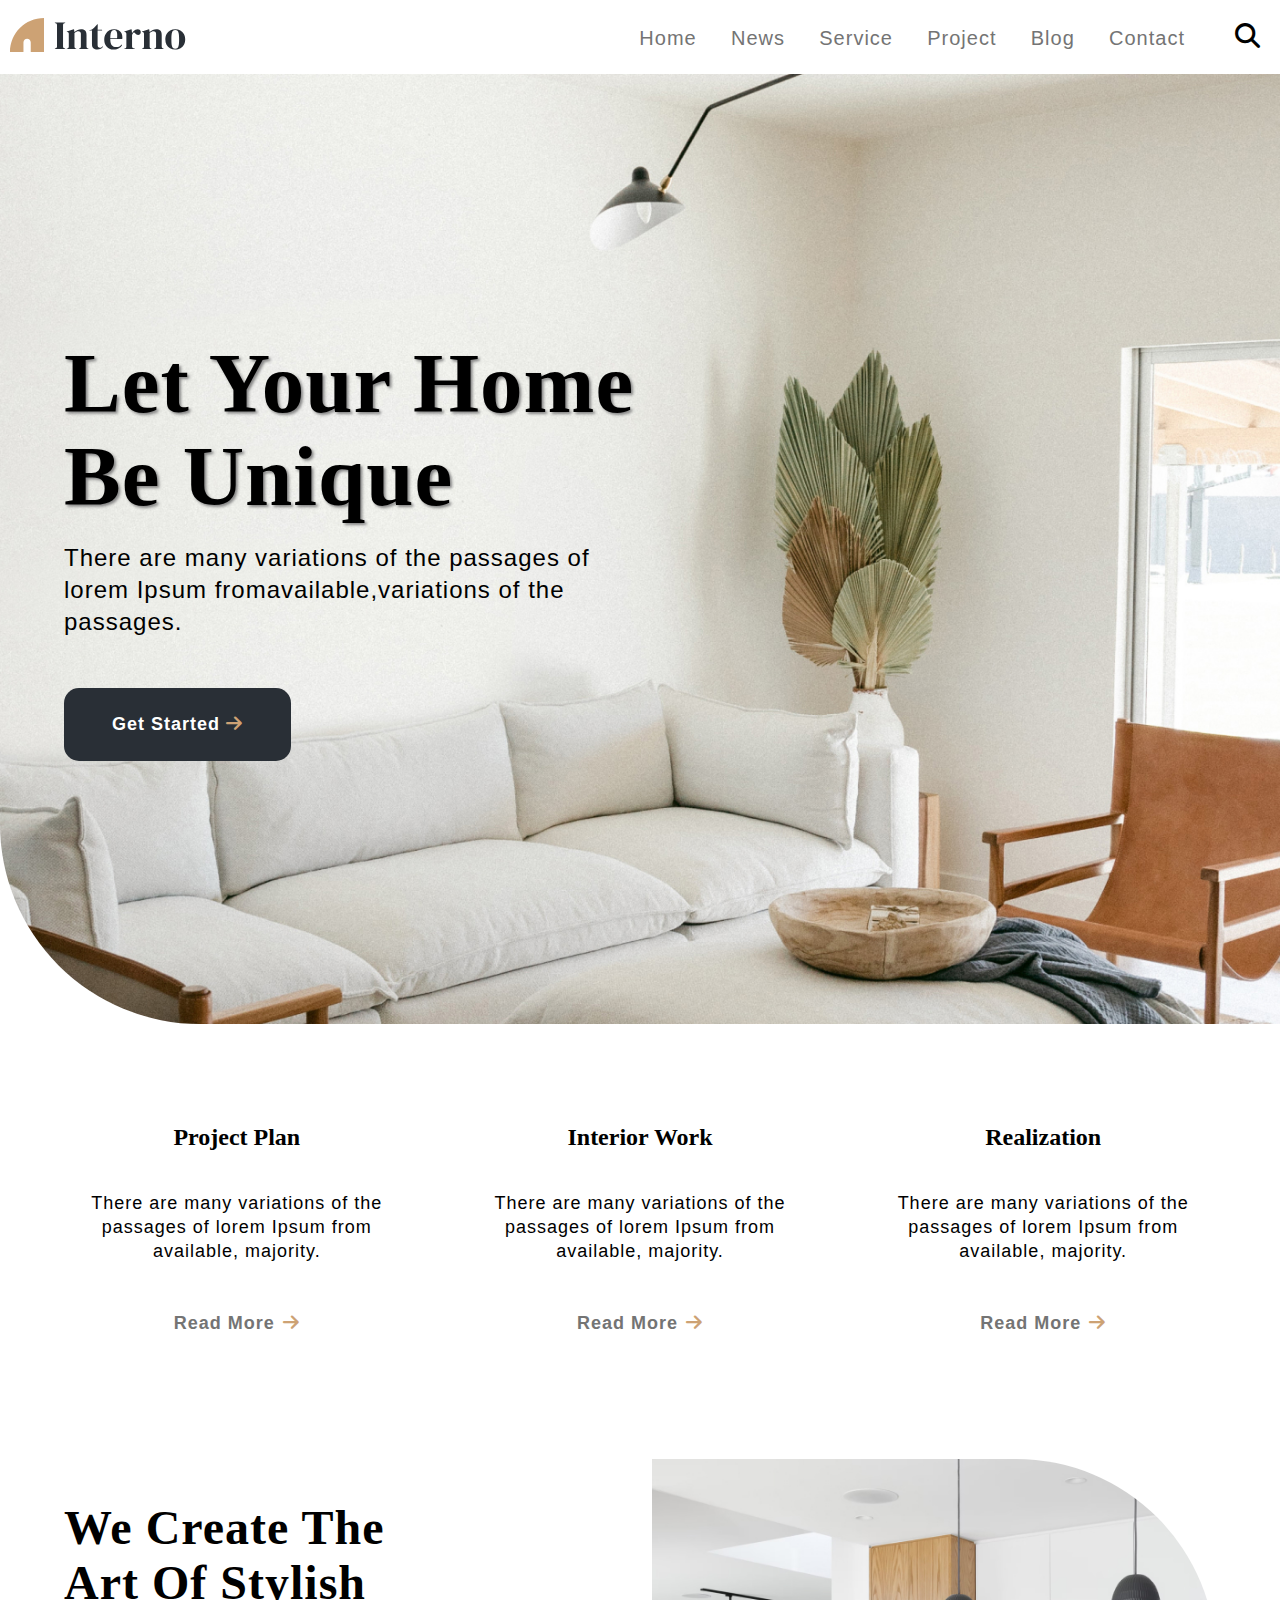
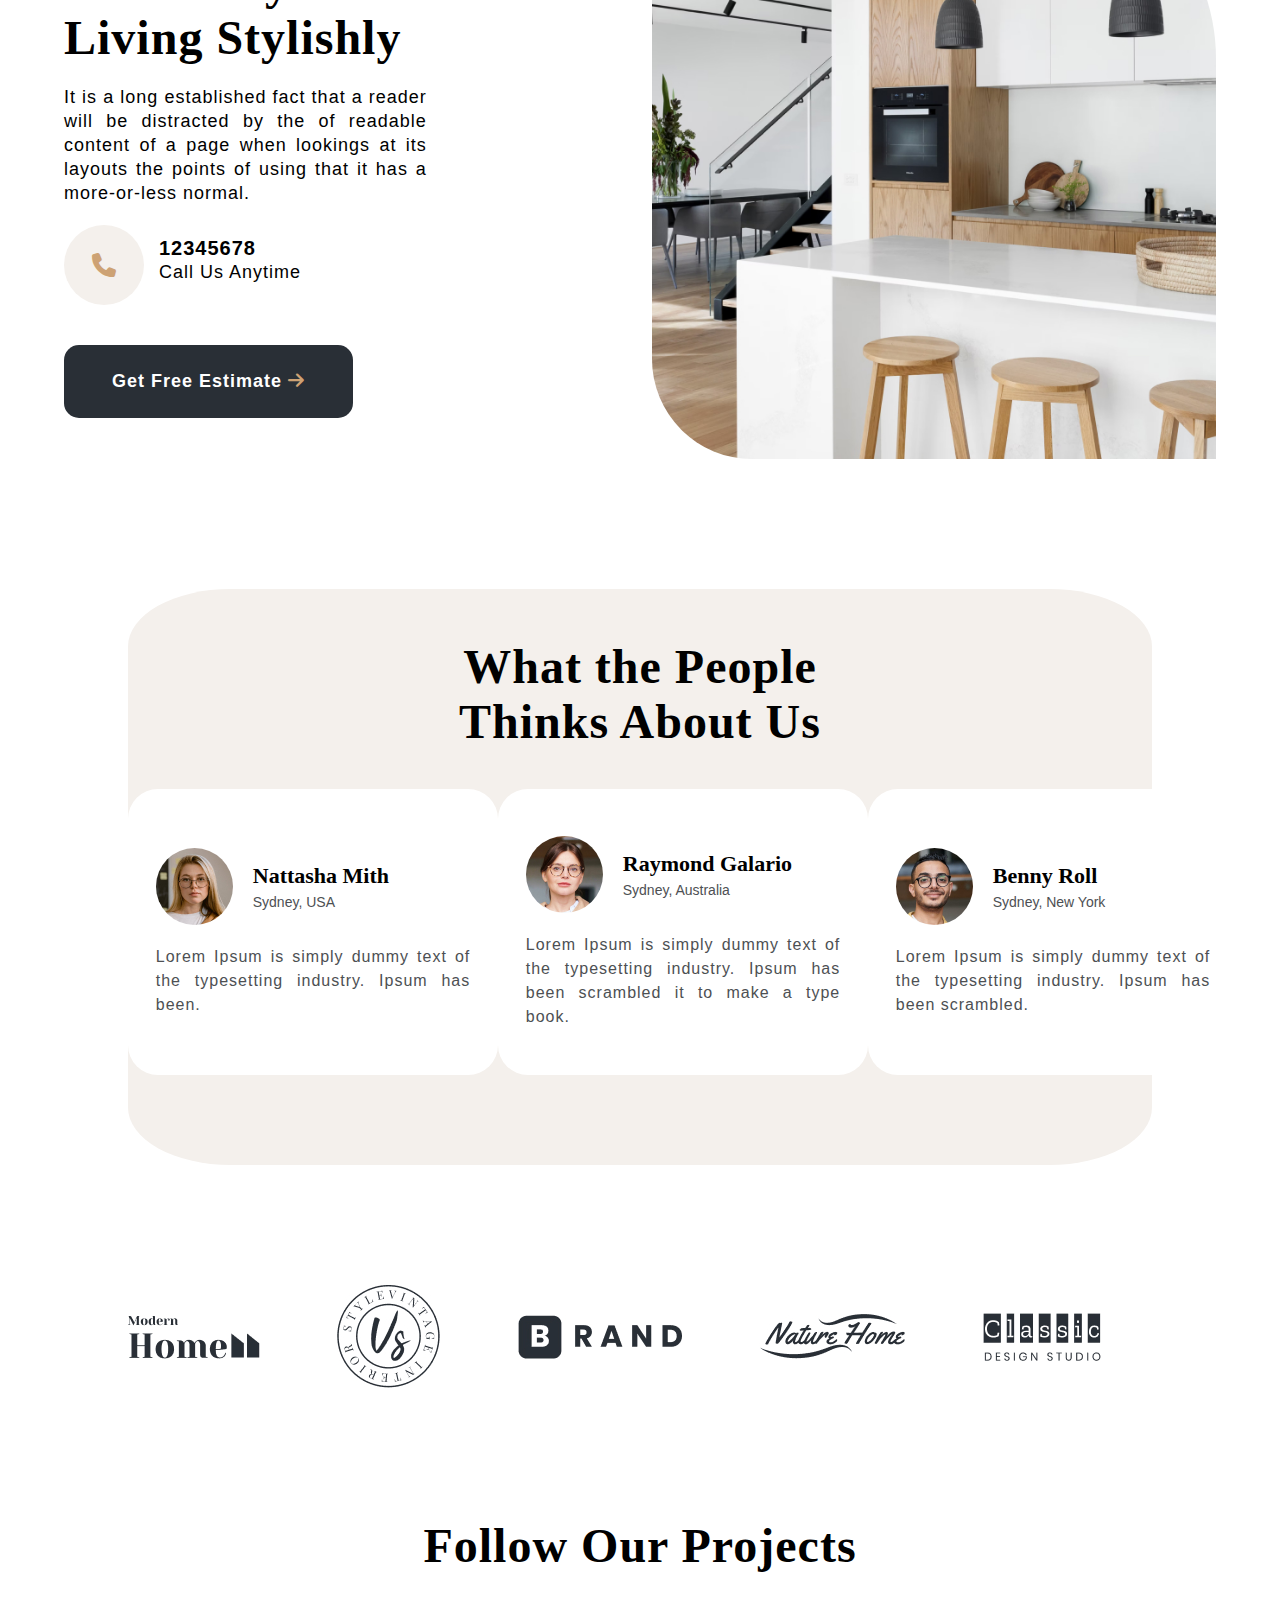
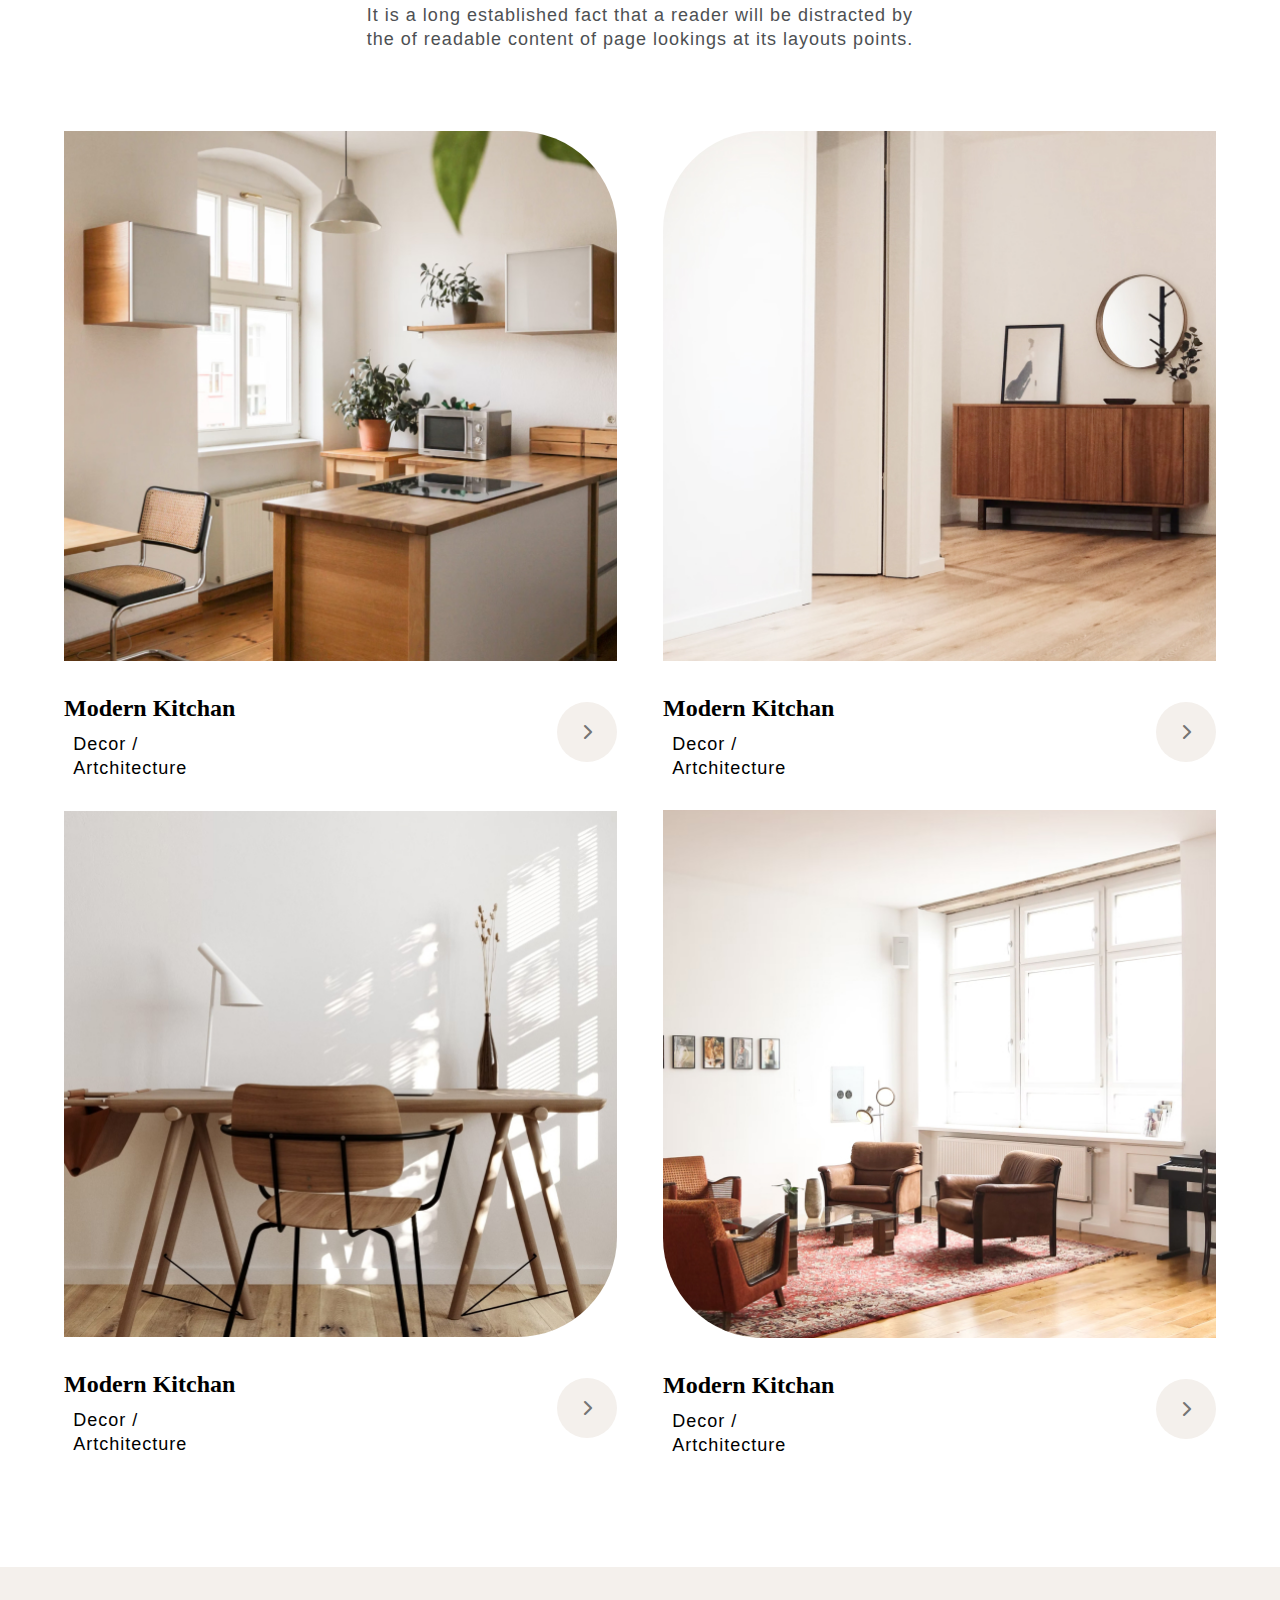
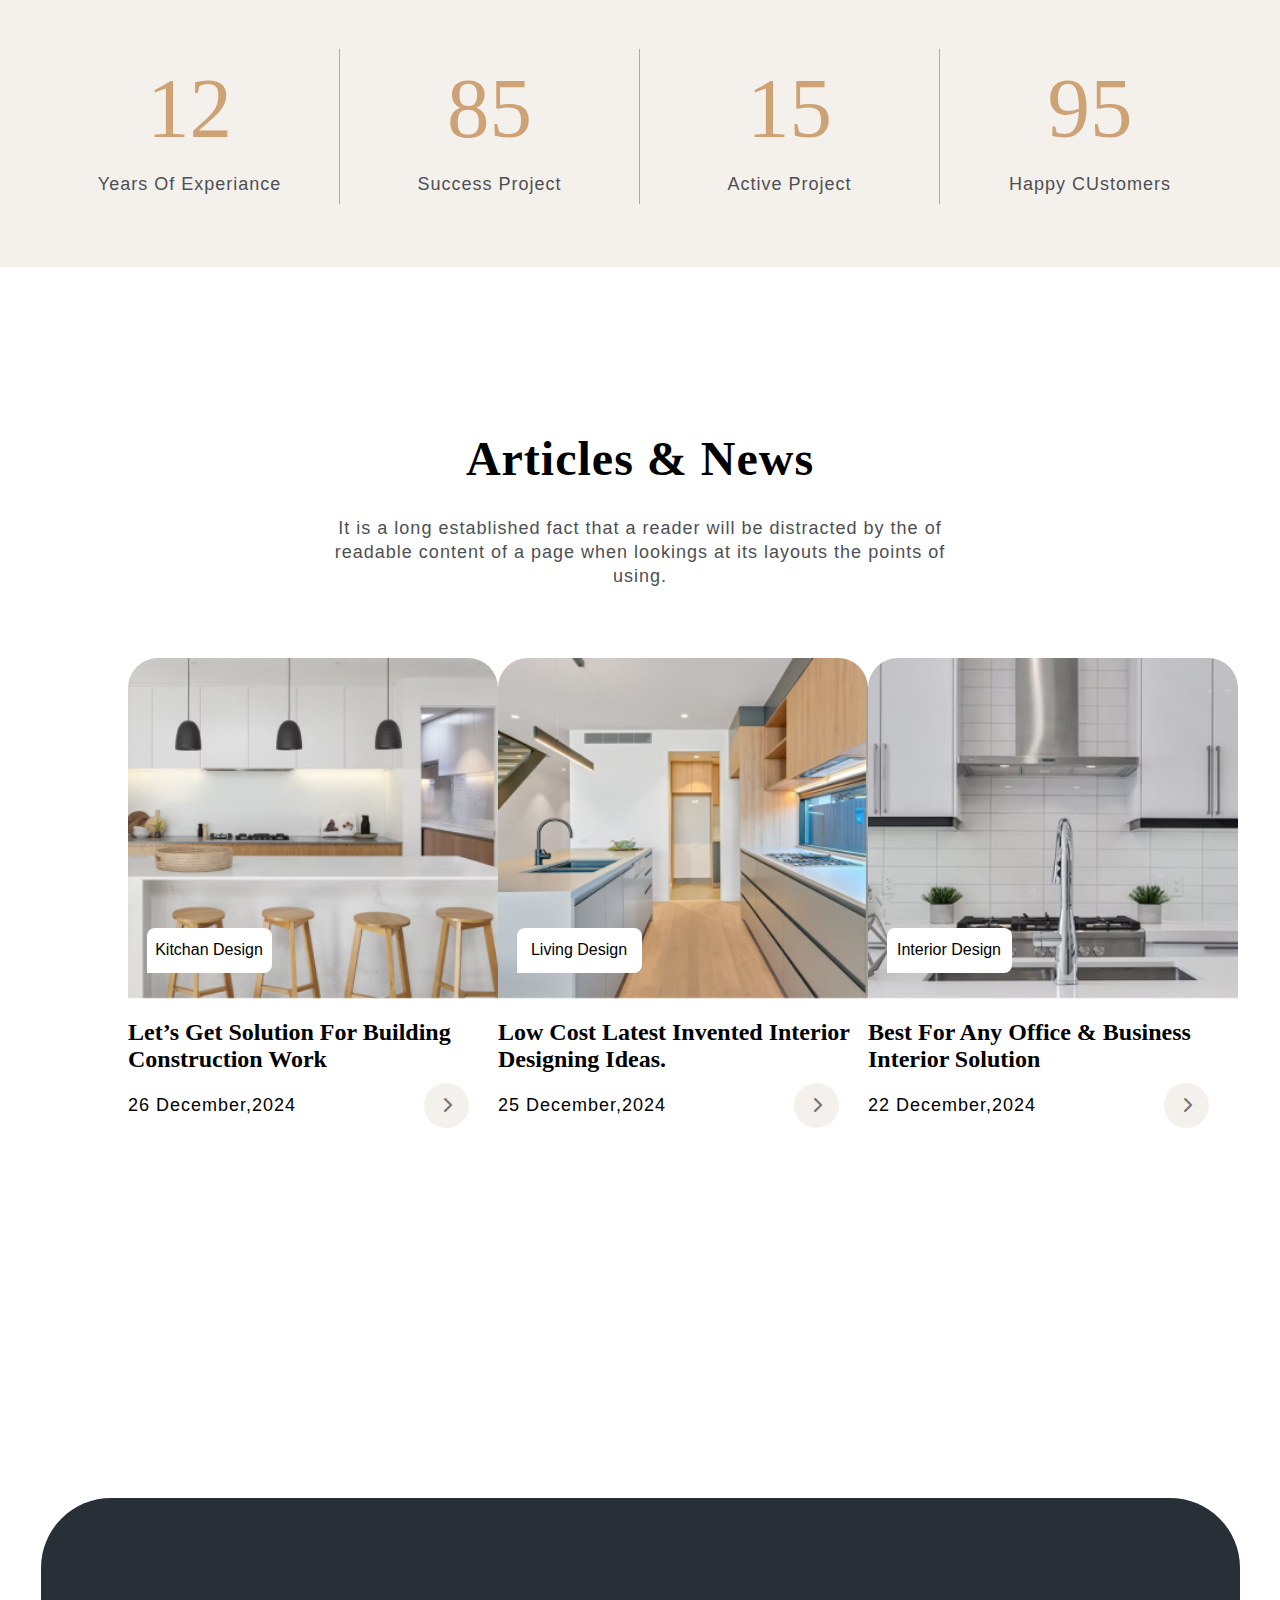
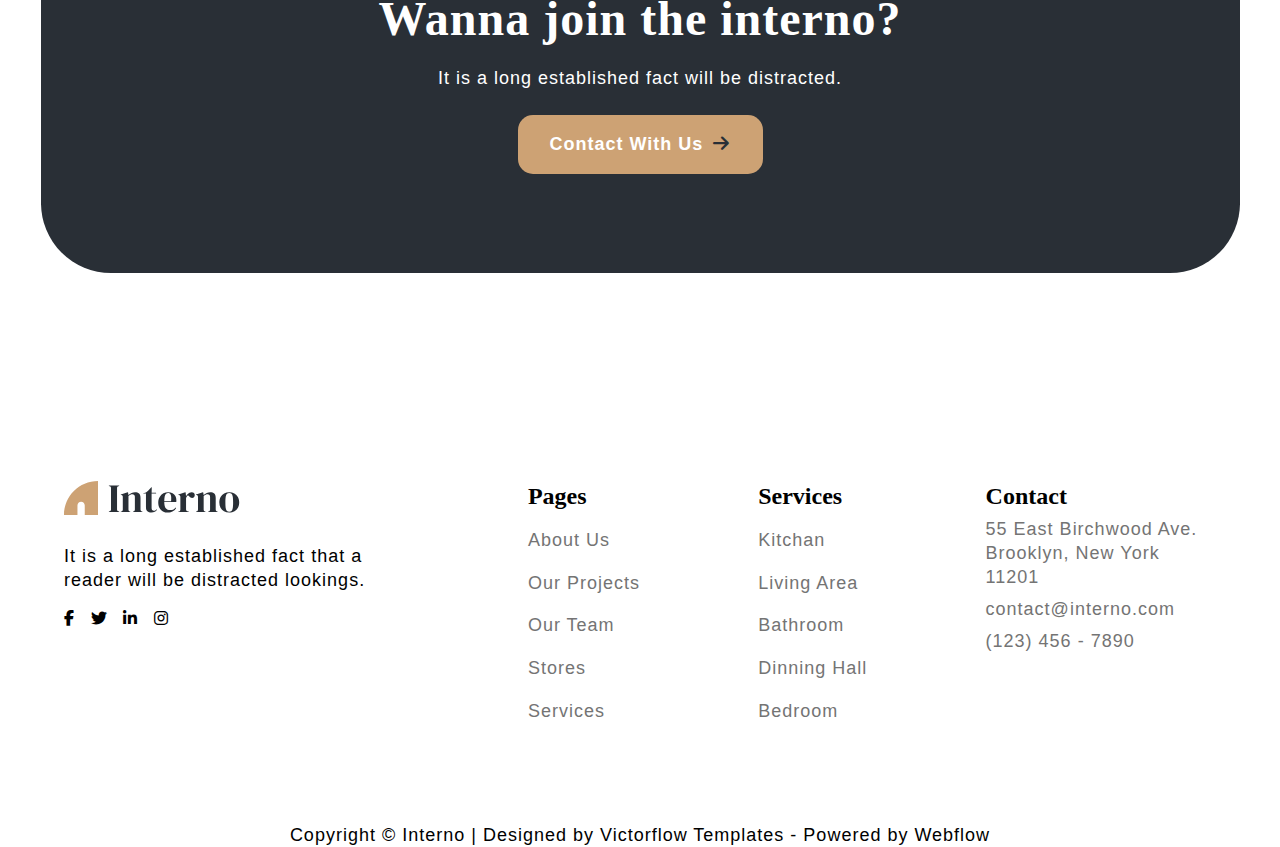
<file: interior_layout/index.html>
<!DOCTYPE html>
<html lang="zh-hant-TW">
  <head>
    <meta charset="UTF-8" />
    <meta name="viewport" content="width=device-width, initial-scale=1.0" />
    <title>Interior Design 作業</title>
    <link
      rel="stylesheet"
      href="https://cdnjs.cloudflare.com/ajax/libs/font-awesome/6.5.1/css/all.min.css"
    />
    <link rel="stylesheet" href="css/style.css" />
  </head>
  <body>
    <header>
      <div class="logoHeader">
        <div class="logo">
          <img src="images/Logo.svg" alt="" />
        </div>
        <div class="menu-icon">
          <i class="fa-solid fa-bars"></i>
        </div>
      </div>
      <nav id="primary-nav">
        <ol>
          <div class="nav-link">
            <li><a href="#">Home</a></li>
          </div>
          <div class="nav-link">
            <li><a href="#">News</a></li>
          </div>
          <div class="nav-link">
            <li><a href="#">Service</a></li>
          </div>
          <div class="nav-link">
            <li><a href="#">Project</a></li>
          </div>
          <div class="nav-link">
            <li><a href="#">Blog</a></li>
          </div>
          <div class="nav-link">
            <li><a href="#">Contact</a></li>
          </div>
        </ol>
        <div>
          <form action="" id="searchForm">
            <input
              type="text"
              class="keyword"
              name="keyword"
              placeholder="請輸入關鍵字"
            />
            <button class="btn-search">
              <i class="fa-solid fa-magnifying-glass"></i>
            </button>
          </form>
        </div>
      </nav>
    </header>
    <!-- Banner區塊 -->
    <div id="Banner">
      <div class="banner-item">
        <div class="container">
          <div class="banner-info">
            <h2 class="hero-title">Let Your Home Be Unique</h2>
            <p class="hero-desc">
              There are many variations of the passages of lorem Ipsum
              fromavailable,variations of the passages.
            </p>
            <button class="btn-get">
              Get Started <i class="fa-solid fa-arrow-right gold"></i>
            </button>
          </div>
        </div>
      </div>
    </div>
    <section id="Service">
      <div class="container">
        <div class="service-item">
          <h3>Project Plan</h3>
          <p class="desc">
            There are many variations of the passages of lorem Ipsum from
            available, majority.
          </p>
          <a href="" class="readmore"
            >Read More<i class="fa-solid fa-arrow-right"></i
          ></a>
        </div>
        <div class="service-item">
          <h3>Interior Work</h3>
          <p class="desc">
            There are many variations of the passages of lorem Ipsum from
            available, majority.
          </p>
          <a href="" class="readmore"
            >Read More<i class="fa-solid fa-arrow-right"></i
          ></a>
        </div>
        <div class="service-item">
          <h3>Realization</h3>
          <p class="desc">
            There are many variations of the passages of lorem Ipsum from
            available, majority.
          </p>
          <a href="" class="readmore"
            >Read More<i class="fa-solid fa-arrow-right"></i
          ></a>
        </div>
      </div>
    </section>
    <!-- About區塊 -->
    <section id="About">
      <div class="container">
        <div class="about-left">
          <h2>We Create The Art Of Stylish Living Stylishly</h2>
          <p class="desc">
            It is a long established fact that a reader will be distracted by
            the of readable content of a page when lookings at its layouts the
            points of using that it has a more-or-less normal.
          </p>
          <div class="about-contact">
            <div class="circle">
              <i><i class="fa-solid fa-phone gold"></i></i>
            </div>
            <div class="phone">
              <p class="phone-number">12345678</p>
              <p class="desc">Call Us Anytime</p>
            </div>
          </div>
          <button class="btn-get">
            Get Free Estimate <i class="fa-solid fa-arrow-right gold"></i>
          </button>
        </div>
        <div class="about-right">
          <div class="pic-frame">
            <img src="./images/kitchen.jpg" alt="" />
          </div>
        </div>
      </div>
    </section>
    <!-- Comment區塊 -->
    <section id="Comment">
      <h2>What the People Thinks About Us</h2>
      <div class="commentcontainer">
        <div class="testimonial">
          <div class="eachperson">
            <div class="eachcontainer">
              <div class="user">
                <img src="./images/Photo1.jpg" alt="" />
                <div class="introduction">
                  <div class="username">Nattasha Mith</div>
                  <div class="location">Sydney, USA</div>
                </div>
              </div>
              <p>
                Lorem Ipsum is simply dummy text of the typesetting industry.
                Ipsum has been.
              </p>
            </div>
          </div>
        </div>
        <div class="testimonial">
          <div class="eachperson">
            <div class="eachcontainer">
              <div class="user">
                <img src="./images/Photo2.jpg" alt="" />
                <div class="introduction">
                  <div class="username">Raymond Galario</div>
                  <div class="location">Sydney, Australia</div>
                </div>
              </div>
              <p>
                Lorem Ipsum is simply dummy text of the typesetting industry.
                Ipsum has been scrambled it to make a type book.
              </p>
            </div>
          </div>
        </div>
        <div class="testimonial">
          <div class="eachperson">
            <div class="eachcontainer">
              <div class="user">
                <img src="./images/Photo3.jpg" alt="" />
                <div class="introduction">
                  <div class="username">Benny Roll</div>
                  <div class="location">Sydney, New York</div>
                </div>
              </div>
              <p>
                Lorem Ipsum is simply dummy text of the typesetting industry.
                Ipsum has been scrambled.
              </p>
            </div>
          </div>
        </div>
      </div>
    </section>
    <!-- Clients區塊 -->
    <section id="Clients">
      <div>
        <img src="./images/logo1.jpg" alt="" />
        <img src="./images/logo2.jpg" alt="" />
        <img src="./images/logo3.jpg" alt="" />
        <img src="./images/logo4.jpg" alt="" />
        <img src="./images/logo5.jpg" alt="" />
      </div>
    </section>
    <!-- Projects區塊 -->
    <section id="Projects">
      <div class="title-group">
        <h2>Follow Our Projects</h2>
        <p class="desc">
          It is a long established fact that a reader will be distracted by the
          of readable content of page lookings at its layouts points.
        </p>
      </div>
      <div class="container">
        <div class="project-list">
          <div class="item">
            <img
              src="./images/project1.jpg"
              alt=""
              class="project-pic radius-top-right"
            />
            <div class="project-info">
              <div class="about-left">
                <h3>Modern Kitchan</h3>
                <p class="desc">Decor / Artchitecture</p>
              </div>
              <div class="about-right">
                <a href="" class="arrow-link"
                  ><i class="fa-solid fa-chevron-right"></i
                ></a>
              </div>
            </div>
          </div>
          <div class="item">
            <img
              src="./images/project2.jpg"
              alt=""
              class="project-pic radius-top-left"
            />
            <div class="project-info">
              <div class="about-left">
                <h3>Modern Kitchan</h3>
                <p class="desc">Decor / Artchitecture</p>
              </div>
              <div class="about-right">
                <a href="" class="arrow-link"
                  ><i class="fa-solid fa-chevron-right"></i
                ></a>
              </div>
            </div>
          </div>
          <div class="item">
            <img
              src="./images/project3.jpg"
              alt=""
              class="project-pic radius-bottom-right"
            />
            <div class="project-info">
              <div class="about-left">
                <h3>Modern Kitchan</h3>
                <p class="desc">Decor / Artchitecture</p>
              </div>
              <div class="about-right">
                <a href="" class="arrow-link"
                  ><i class="fa-solid fa-chevron-right"></i
                ></a>
              </div>
            </div>
          </div>
          <div class="item">
            <img
              src="./images/project4.jpg"
              alt=""
              class="project-pic radius-bottom-left"
            />
            <div class="project-info">
              <div class="about-left">
                <h3>Modern Kitchan</h3>
                <p class="desc">Decor / Artchitecture</p>
              </div>
              <div class="about-right">
                <a href="" class="arrow-link"
                  ><i class="fa-solid fa-chevron-right"></i
                ></a>
              </div>
            </div>
          </div>
        </div>
      </div>
    </section>
    <!-- statistic區塊 -->
    <section class="statistic">
      <div class="eachStatistic">
        <div class="number">12</div>
        <div class="content">Years Of Experiance</div>
      </div>
      <div class="eachStatistic">
        <div class="number">85</div>
        <div class="content">Success Project</div>
      </div>
      <div class="eachStatistic">
        <div class="number">15</div>
        <div class="content">Active Project</div>
      </div>
      <div class="eachStatistic">
        <div class="number">95</div>
        <div class="content">Happy CUstomers</div>
      </div>
    </section>
    <!-- Articles & News區塊 -->
    <section id="News">
      <div class="container">
        <div class="title-group">
          <h2>Articles & News</h2>
          <p class="desc">
            It is a long established fact that a reader will be distracted by
            the of readable content of a page when lookings at its layouts the
            points of using.
          </p>
        </div>
        <div class="news-list">
          <div class="news-item">
            <div class="pic1">
              <div class="newsTag">Kitchan Design</div>
            </div>
            <h3>Let’s Get Solution For Building Construction Work</h3>
            <div class="news-info">
              <div class="about-left">
                <p class="desc">26 December,2024</p>
              </div>
              <div class="about-right">
                <a href="" class="arrow-link2"
                  ><i class="fa-solid fa-chevron-right"></i
                ></a>
              </div>
            </div>
          </div>
          <div class="news-item">
            <div class="pic2">
              <div class="newsTag">Living Design</div>
            </div>
            <h3>Low Cost Latest Invented Interior Designing Ideas.</h3>
            <div class="news-info">
              <div class="about-left">
                <p class="desc">25 December,2024</p>
              </div>
              <div class="about-right">
                <a href="" class="arrow-link2"
                  ><i class="fa-solid fa-chevron-right"></i
                ></a>
              </div>
            </div>
          </div>
          <div class="news-item">
            <div class="pic3">
              <div class="newsTag">Interior Design</div>
            </div>
            <h3>Best For Any Office & Business Interior Solution</h3>
            <div class="news-info">
              <div class="about-left">
                <p class="desc">22 December,2024</p>
              </div>
              <div class="about-right">
                <a href="" class="arrow-link2"
                  ><i class="fa-solid fa-chevron-right"></i
                ></a>
              </div>
            </div>
          </div>
        </div>
      </div>
    </section>
    <!-- Contact區塊 -->
    <section id="Contact">
      <div class="background">
        <h2 class="main">Wanna join the interno?</h2>
        <div class="sub">It is a long established fact will be distracted.</div>
        <div class="contactbutton">
          Contact With Us<i class="fa-solid fa-arrow-right gold"></i>
        </div>
      </div>
    </section>
    <!-- footer區塊 -->
    <footer>
      <div class="container">
        <div class="footer-info">
          <div class="footer-item1">
            <div class="logo"><img src="./images/Logo.svg" alt="" /></div>
            <p class="desc">
              It is a long established fact that a reader will be distracted
              lookings.
            </p>
            <ol class="social-links">
              <li><i class="fa-brands fa-facebook-f"></i></li>
              <li><i class="fa-brands fa-twitter"></i></li>
              <li><i class="fa-brands fa-linkedin-in"></i></li>
              <li><i class="fa-brands fa-instagram"></i></li>
            </ol>
          </div>
          <div class="footer-item2">
            <h3>Pages</h3>
            <a href="" class="link content">About Us</a>
            <a href="" class="link content">Our Projects</a>
            <a href="" class="link content">Our Team</a>
            <a href="" class="link content">Stores</a>
            <a href="" class="link content">Services</a>
          </div>
          <div class="footer-item3">
            <h3>Services</h3>
            <a href="" class="link content">Kitchan</a>
            <a href="" class="link content">Living Area</a>
            <a href="" class="link content">Bathroom</a>
            <a href="" class="link content">Dinning Hall</a>
            <a href="" class="link content">Bedroom</a>
          </div>
          <div class="footer-item4">
            <h3>Contact</h3>
            <p class="address content">
              55 East Birchwood Ave. Brooklyn, New York 11201
            </p>
            <p class="email content">contact@interno.com</p>
            <p class="phone content">(123) 456 - 7890</p>
          </div>
        </div>
        <p class="copyright">
          Copyright © Interno | Designed by Victorflow Templates - Powered by
          Webflow
        </p>
      </div>
    </footer>
    <script>
      document
        .querySelector(".menu-icon")
        .addEventListener("click", function () {
          document.getElementById("primary-nav").classList.toggle("show");
        });
    </script>
  </body>
</html>
</file>
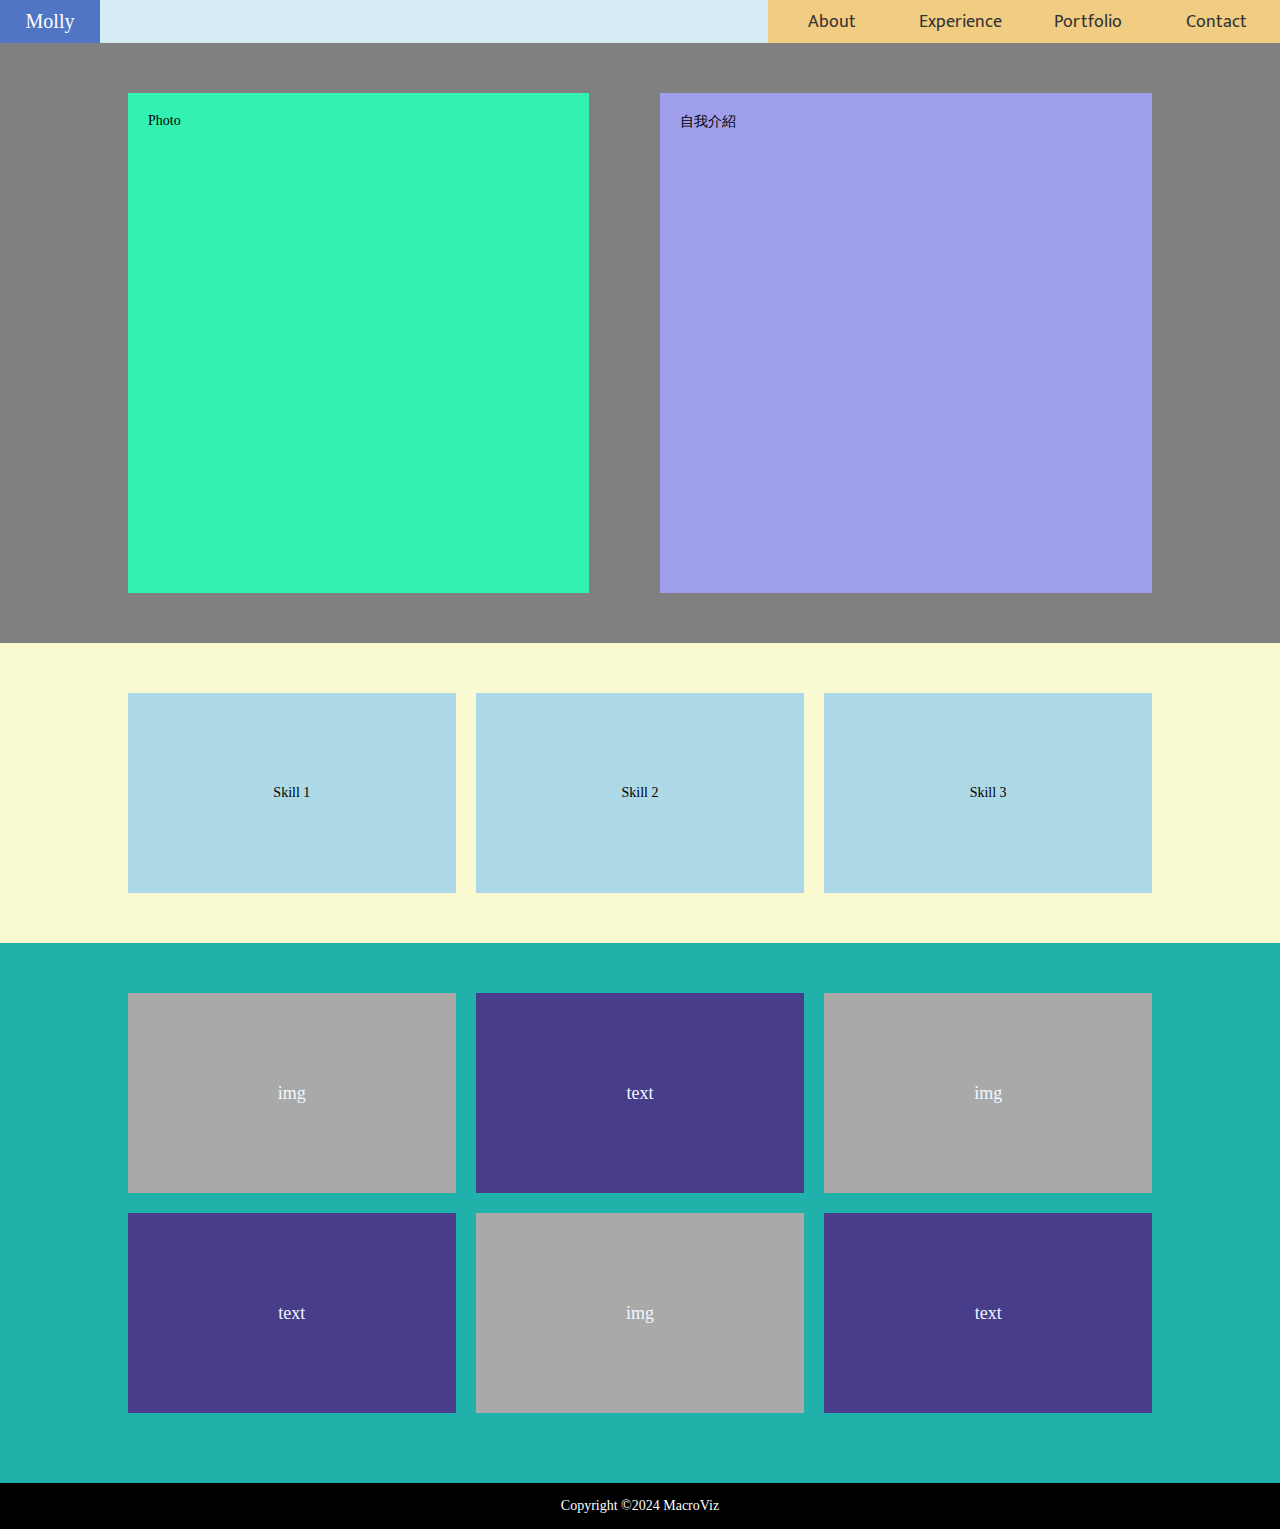
<file: flex_layout/nav.html>
<!DOCTYPE html>
<html lang="en">
  <head>
    <meta charset="UTF-8" />
    <meta http-equiv="X-UA-Compatible" content="IE=edge" />
    <meta name="viewport" content="width=device-width, initial-scale=1.0" />
    <title>RWD主導覽練習檔</title>
    <link rel="stylesheet" href="style.css" />
  </head>

  <body>
    <header>
      <div class="logo">
        <a href="index.html">Molly</a>
      </div>
      <div class="menu-icon">Menu</div>
      <nav class="navbar">
        <ul class="primary-nav">
          <li><a class="nav-link" href="">About</a></li>
          <li><a class="nav-link" href="">Experience</a></li>
          <li><a class="nav-link" href="">Portfolio</a></li>
          <li><a class="nav-link" href="">Contact</a></li>
        </ul>
      </nav>
    </header>
    <section id="Banner"></section>
    <section id="About">
      <div class="container">
        <div class="my-photo">Photo</div>
        <div class="description">自我介紹</div>
      </div>
    </section>
    <section id="Skills"></section>
    <section id="About2">
      <div class="container"> 
        <ul class="shortcut">
          <li>Skill 1</li>
          <li>Skill 2</li>
          <li>Skill 3</li>
        </ul>
      </div>
    </section>
    <section id="Photo">
      <div class="container"> 
        <ul class="photo-list">
        <li>img</li>
        <li>text</li>
        <li>img</li>
        <li>text</li>
        <li>img</li>
        <li>text</li>
      </ul>
    </section>
    <footer>
      <p>Copyright &copy;2024 MacroViz</p>
    </footer>
  </body>
</html>
</file>
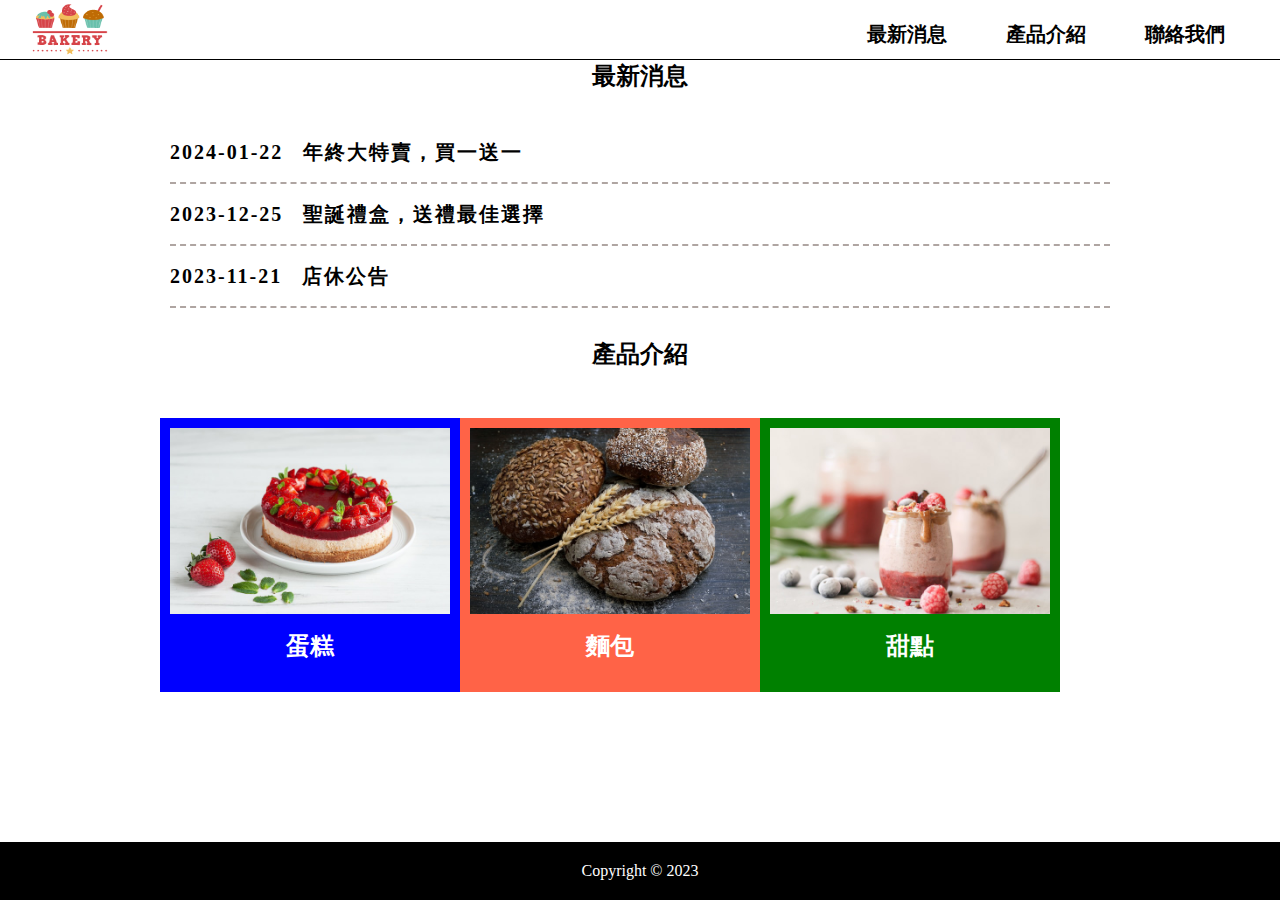
<file: float_layout/float.html>
<!DOCTYPE html>
<html lang="en">
  <head>
    <meta charset="UTF-8" />
    <meta name="viewport" content="width=device-width, initial-scale=1.0" />
    <title>float排版</title>
    <style>
      * {
        margin: 0px;
        padding: 0px;
        box-sizing: border-box;
      }
      header {
        border-bottom: 1px solid #999;
        display: flex;
        height: 60px;
        align-items: center;
        border-bottom: 1px solid black;
        padding: 10px;
        justify-content: space-between;
      }
      header>div>img {
        width: 60px;
        height: 60px;
      }
      nav {
        float: right;
        line-height: 60px;
        margin-top: 10px;
      }
      nav ol > li {
        display: inline-block;
        padding: 0 10px;
        font-weight: bold;
      }
      h2 {
        text-align: center;
      }
      .news-list {
        padding: 30px;
        width: 1000px;
        margin: auto;
        list-style: none;
      }
      .news-list li {
        border-bottom: 2px dashed #afa5a2;
        font-size: 20px;
        font-weight: bold;
        line-height: 60px;
      }
      .date {
        float: left;
        margin-right: 20px;
        letter-spacing: 2px;
      }
      .title {
        letter-spacing: 2px;
      }
      .title:hover {
        font-style: italic;
        color: red;
      }
      .products-list {
        padding: 30px;
        width: 1000px;
        margin: auto;
        list-style: none;
        display: flex;
        justify-content: space-between;
      }      
      a {
        text-decoration-line: none;
        font-weight: bold;
        color: black;
        margin-right: 35px;
        font-size: 20px;
      }
      #logo > img {
        width: 80px;
        margin-left: 20px;
      }
      .container {
        padding: 3rem 0;
        width: 960px;
        margin: auto;
        overflow: hidden;
      }
      .item {
        float: left;
        text-align: center;
        color: #fff;
        width: 300px;
        font-size: 24px;
        box-sizing: border-box;
      }
      .item:nth-child(1) {
        background-color: blue;
      }
      .item:nth-child(2) {
        background-color: tomato;
      }
      .item:nth-child(3) {
        background-color: green;
      }
      .item img {
        width: 280px;
        margin: 10px;
      }
      .item h3 {
        font-size: 24px;
        margin-bottom: 30px;
      }
      footer {
        background-color: black;
        color: #fff;
        padding: 20px;
        position: fixed;
        bottom: 0;
        width: 100%;
        display: flex;
        align-items: center;
        justify-content: center;
      }
    </style>
  </head>
  <body>
    <header>
      <div id="logo"><img src="img/logo.png" alt="Backery" /></div>
      <nav>
        <ol>
          <li><a href="">最新消息</a></li>
          <li><a href="">產品介紹</a></li>
          <li><a href="">聯絡我們</a></li>
        </ol>
      </nav>
    </header>
    <section id="News">
      <h2>最新消息</h2>
      <ol class="news-list">
        <li>
          <div class="date">2024-01-22</div>
          <div class="title">年終大特賣，買一送一</div>
        </li>
        <li>
          <div class="date">2023-12-25</div>
          <div class="title">聖誕禮盒，送禮最佳選擇</div>
        </li>
        <li>
          <div class="date">2023-11-21</div>
          <div class="title">店休公告</div>
        </li>
      </ol>
    </section>
    <section id="Products">
      <h2>產品介紹</h2>
      <div class="container">
        <div class="item">
          <img src="img/cake-cover.jpg" alt="" class="pic" />
          <h3>蛋糕</h3>
        </div>
        <div class="item">
          <img src="img/bread.jpg" alt="" class="pic" />
          <h3>麵包</h3>
        </div>
        <div class="item">
          <img src="img/dessert.jpg" alt="" class="pic" />
          <h3>甜點</h3>
        </div>
      </div>
    </section>
    <footer>
      <p>Copyright &copy; 2023</p>
    </footer>
  </body>
</html>
</file>
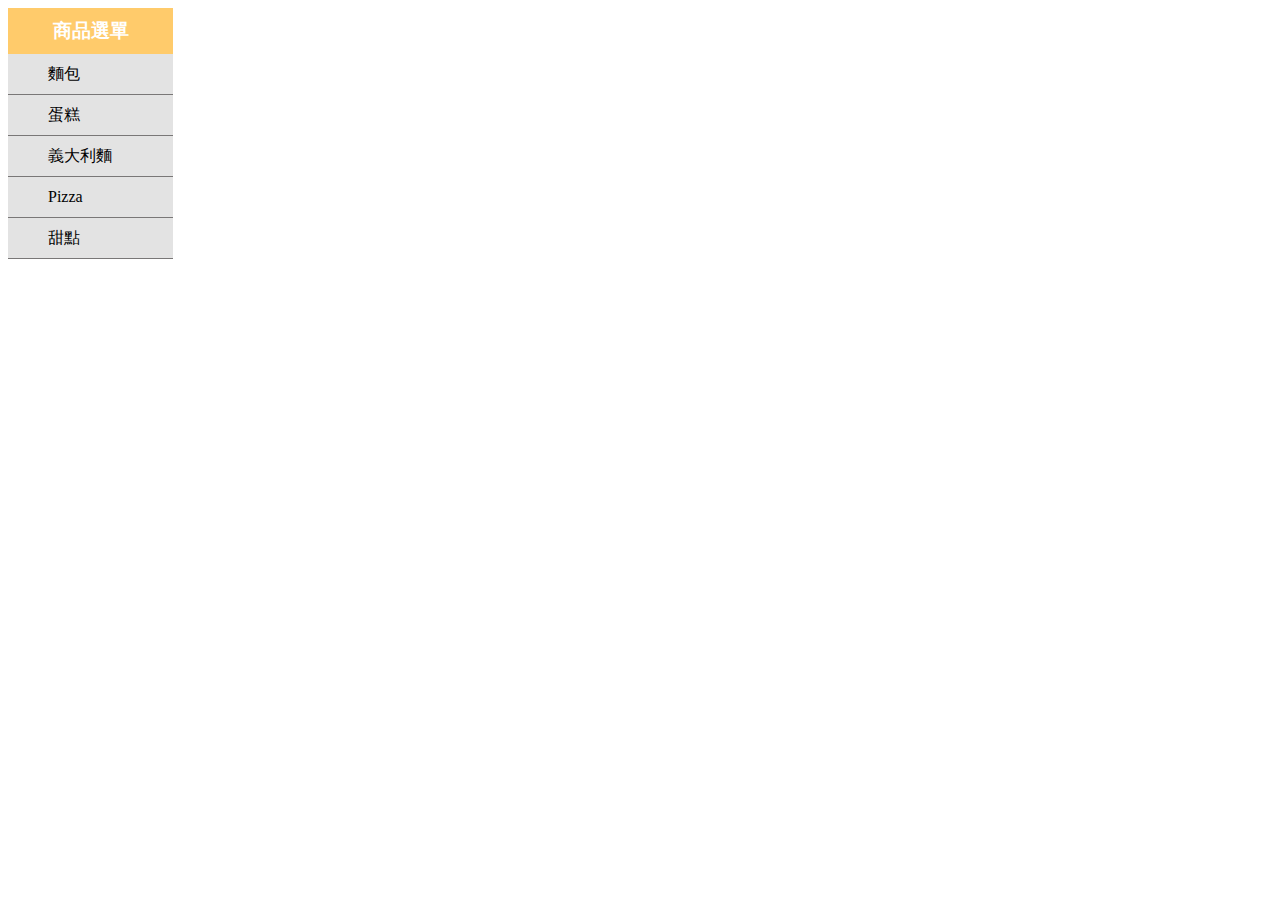
<file: other/float_nav_HW.html>
<!DOCTYPE html>
<html lang="zh-hant-TW">
  <head>
    <meta charset="UTF-8" />
    <meta name="viewport" content="width=device-width, initial-scale=1.0" />
    <title>側邊選單-作業</title>
    <style>
      .container{
        max-width: 165px;
      }
      h3 {
        background-color: #ffcb6b;
        color: white;
        text-align: center;
        line-height: 40px;
        margin: 0;
        height: 40px;
        padding: 3px;
      }
      .subnav {
        list-style: none;
        margin: auto;
        overflow: auto;
        margin: 0;
        padding: 0;
      }
      .subnav li a {
        text-decoration: none;
        color: black;
        background-color: rgb(227, 227, 227);
        display: block;
        border-bottom: 1px solid #797777;
        font-family: "微軟正黑體";
        text-indent: 40px;
        line-height: 40px;
      }
      .subnav li a:hover {
        color: white;
        background-color: black;
        border-left: 7px solid #5989f2;
        font-weight: bold;
      }
    </style>
  </head>
  <body>
    <div class="container">
      <h3>商品選單</h3>
      <ul class="subnav">
        <li><a href="">麵包</a></li>
        <li><a href="">蛋糕</a></li>
        <li><a href="">義大利麵</a></li>
        <li><a href="">Pizza</a></li>
        <li><a href="">甜點</a></li>
      </ul>
    </div>
  </body>
</html>
</file>
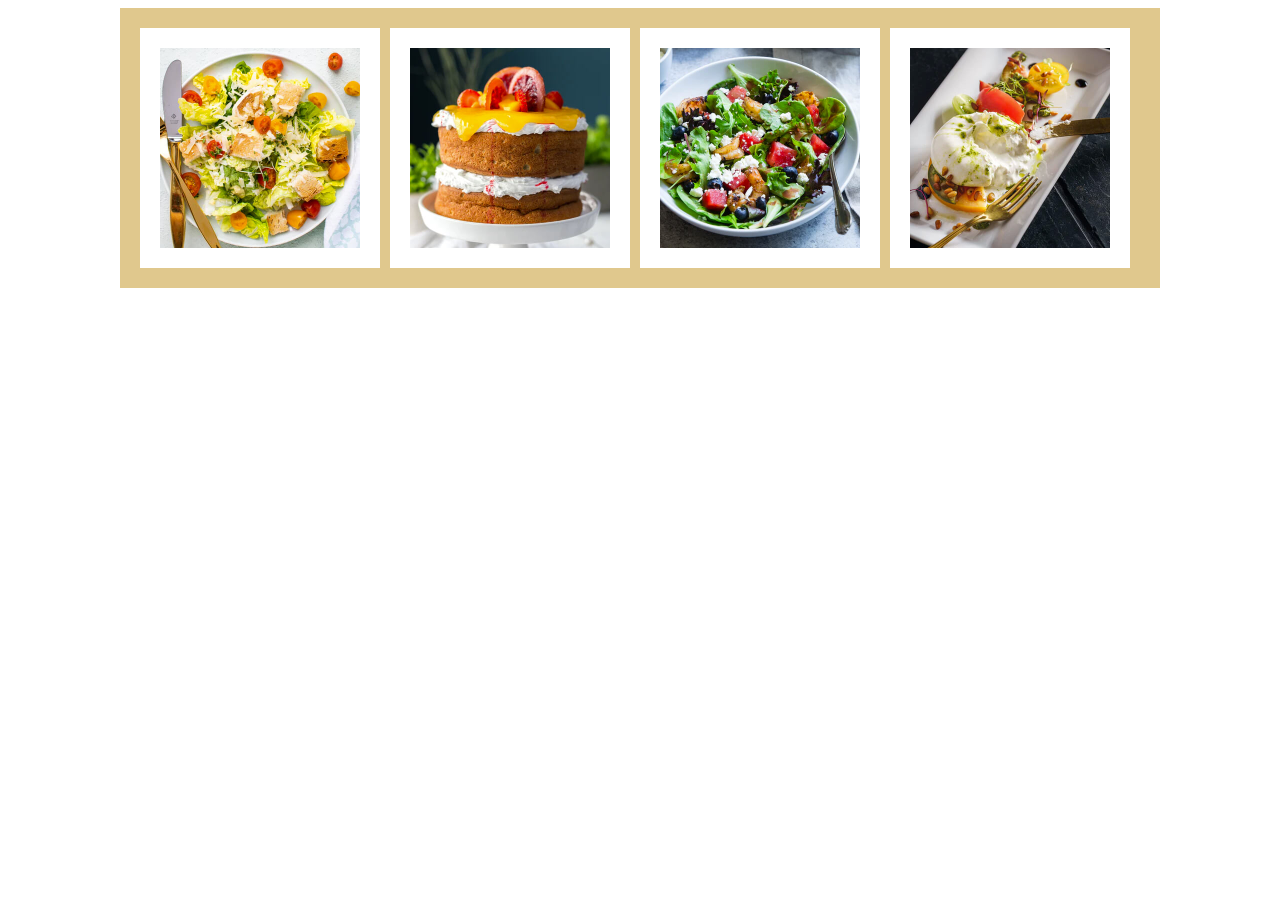
<file: other/photo_frame_HW.html>
<!DOCTYPE html>
<html lang="zh-hant-TW">
  <head>
    <meta charset="UTF-8" />
    <meta name="viewport" content="width=device-width, initial-scale=1.0" />
    <title>相片框練習-作業</title>
    <style>
      .container {
        width: 1000px;
        padding: 20px;
        background-color: rgb(224, 200, 141);
        margin: auto;
      }
      #photos {
        list-style: none;
        overflow: auto;
        margin: auto;
        margin: 0;
        padding: 0;
      }
      .pic {
        width: 200px;
        height: 200px;
        display: block;
        float: left;
        padding: 20px;
        padding: 20px;
        margin-right: 10px;
        background-color: white;
      }
      .pic img{
        max-width: 100%;
        }
    </style>
  </head>
  <body>
    <div class="container">
      <ul id="photos">
        <li class="pic"><img src="../other/img/caesar.jpg" alt="" /></li>
        <li class="pic"><img src="../other/img/cake copy.jpg" alt="" /></li>
        <li class="pic"><img src="../other/img/greek-salad.jpg" alt="" /></li>
        <li class="pic"><img src="../other/img/mozzarella.jpg" alt="" /></li>
      </ul>
    </div>
  </body>
</html>
</file>
<file: flex_layout/style.css>
@import url("https://fonts.googleapis.com/css2?family=Dosis&family=Mukta:wght@300&display=swap");
/* font-family: 'Mukta', sans-serif; 
      font-family: 'Dosis';
  */
/* 電腦與平板上應用的樣式 */
*{
    box-sizing: border-box;
}
body {
  background-color: rgb(237, 237, 237);
  margin: 0px;
  font-size: 14px;
  box-sizing: border-box;
}
header {
  background-color: rgb(214, 236, 245);
  display: flex;
  justify-content: space-between;
}
/*將a的預設樣式清除藍色底線*/
a {
  text-decoration: none;
  color: #333;
}
ul {
  margin: 0;
  padding: 0;
  list-style: none;
}
.logo {
  width: 100px;
  padding: 10px;
  font-size: 20px;
  text-align: center;
  background-color: rgb(80, 117, 196);
}
.logo a {
  color: white;
  width: 100%;
  height: 100%;
  display: block;
}

.menu-icon {
  display: none;
}
.navbar {
  width: 40%;
  max-width: 800px;
  background-color: rgb(176, 208, 243);
}
.primary-nav {
  display: flex;
  height: 43px;
  align-items: stretch;
}
.primary-nav > li {
  background-color: rgb(240, 205, 130);
  display: flex;
  justify-content: center;
  align-items: center;
  width: 25%;
}
.primary-nav > li > a {
  width: 100%;
  display: block;
  font-size: 18px;
  height: 40px;
  line-height: 40px;
  text-align: center;
  font-family: "Mukta", sans-serif;
}
.nav-link:hover {
  color: white;
  font-weight: bold;
}
/*About區塊樣式*/
.container{
    width: 80%;
    max-width: 1230px;
    margin: auto;
    display: flex;
    justify-content: space-between;
    padding: 50px 0px;
}
#About{
    background-color: grey;
}
.my-photo{
    width: 45%;
    height: 500px;
    background-color: rgb(50, 241, 178);
    padding: 20px;
}
.description{
    width: 48%;
    height: 500px;
    background-color: rgb(159, 159, 236);
    padding: 20px;
}
/*Skill區塊*/
#About2{
    background-color: lightgoldenrodyellow;
}
#skills{
    background-color: darksalmon;
}
.shortcut{
    width: 100%;
    display: flex;
    justify-content: space-between;
}
.shortcut>li{
    width: 32%;
    background-color: lightblue;
    height: 200px;
    display: flex;
    justify-content: center;
    align-items: center;
}
/*Photo區塊*/
#Photo{
    background-color: lightseagreen;
}
.photo-list{
    width: 100%;
    display: flex;
    justify-content: space-between;
    flex-wrap: wrap;
}
.photo-list>li{
    width: 32%;
    background-color: darkgrey;
    color: aliceblue;
    height: 200px;
    display: flex;
    font-size: 18px;
    display: flex;
    justify-content: center;
    align-items: center;
    margin-bottom: 20px;
}
.photo-list>li:nth-child(even){
    background-color: darkslateblue;
}
footer{
    background-color: black;
    padding: 1px 0px;
}
footer p{
    color: white;
    text-align: center;
}
/* 手機  螢幕寬度小於500px才會執行*/
@media screen and (max-width: 500px) {
  .menu-icon {
    display: flex;
    justify-content: center;
    align-items: center;
    background-color: rgb(224, 165, 241);
    color: white;
    font-size: 18px;
    font-family: "Mukta", sans-serif;
    padding: 10px;
  }
  .navbar {
    width: 100%;
  }
  header {
    flex-wrap: wrap;
  }
  .primary-nav > li {
    width: 100%;
    border-bottom: 1px solid #333;
  }
  .primary-nav {
    flex-wrap: wrap;
    height: auto;
  }
  /* 內容區塊樣式 */
  .container, .shortcut, .photo-list{
    flex-wrap: wrap;
  }
  .my-photo, .description, .shortcut>li{
    width: 100%;
    margin-bottom: 20px;
  }
  .photo-list>li{
    width: 48%;
  }
  .photo-list>li:nth-child(3){
    order:2 ;
  }
  .photo-list>li:nth-child(4){
    order:1 ;
  }
  .photo-list>li:nth-child(5){
    order:3 ;
  }
  .photo-list>li:nth-child(6){
    order:4 ;
  }
}
</file>
<file: interior_layout/css/style.css>
/* css reset */
:root {
  --font-size: 16px;
  --primary: #4d5053;
  --secondary-color: #292f36;
  --bg-color: #f4f0ec;
  --accent-color: #cda274;
}
* {
  margin: 0;
  padding: 0;
  box-sizing: border-box;
}
ul,
ol {
  list-style: none;
}
/*將a的預設樣式清除藍色底線*/
a {
  color: #747474;
  text-decoration: none;
}
button {
  border: none;
}
p {
  font-family: Arial, Helvetica, sans-serif;
}
/* 全域設定 */
.container {
  width: 90%;
  height: 100%;
  margin: auto;
  display: flex;
  justify-content: center;
  flex-direction: column;
}
section {
  padding-top: 50px;
  padding-bottom: 30px;
}

/* nav導覽列 */
.logoHeader {
  display: flex;
  justify-content: space-between;
  align-items: center;
  padding: 10px;
}
.fa-bars {
  font-size: 30px;
}
nav {
  width: 100%;
  display: flex;
  flex-direction: column;
  align-items: center;
  font-size: 1.5rem;
  line-height: 4rem;
  letter-spacing: 1px;
  text-align: center;
  font-family: Arial, "Helvetica Neue", Helvetica, sans-serif;
  background-color: var(--bg-color);
}

#searchForm input {
  width: 80%;
  height: 40px;
  border-radius: 5px;
  font-size: 18px;
  text-indent: 10px;
  color: gray;
  border: none;
}
#searchForm input:focus {
  outline: 2px solid var(--accent-color);
}
#searchForm i {
  font-size: 15px;
}
.nav-link a {
  font-size: 20px;
}
.nav-link a:hover {
  color: lightblue;
  font-weight: bold;
  font-family: 'mukta', 'sans-serif';
}
.nav-link a:active {
  font-weight: bold;
  color: plum;
}
#primary-nav {
  display: none;
}
#primary-nav.show {
  display: block;
}

/* Service區塊 */
#Service .service-item {
  display: flex;
  flex-direction: column;
  justify-content: space-between;
  text-align: center;
  margin-top: 40px;
  margin-bottom: 45px;
  height: 220px;
}
#Service .readmore {
  font-size: 1.125rem;
  font-weight: bold;
  letter-spacing: 1px;
  font-family: Arial, Helvetica, sans-serif;
}
#Service i {
  padding-left: 8px;
  color: var(--accent-color);
}

/* Banner區塊 */
.banner-item {
  width: 100%;
  height: 450px;
  background-size: auto 100%;
  background-position: top center;
  background-image: url("../images/Photo.jpg");
  background-repeat: no-repeat;
  border-bottom-left-radius: 110px;
}
.banner-info {
  width: 100%;
}

.hero-title {
  font-size: 3rem;
  letter-spacing: 1px;
  line-height: 3.5rem;
  text-shadow: 2px 2px 3px #848484;
}
.hero-desc {
  font-size: 1.2rem;
  line-height: 1.7rem;
  letter-spacing: 1px;
  margin: 1.25rem auto;
}
.btn-get {
  background-color: var(--secondary-color);
  padding: 1rem 1.2rem;
  font-size: 1.125rem;
  font-weight: bold;
  letter-spacing: 1px;
  color: white;
  border-radius: 15px;
}
.gold {
  color: var(--accent-color);
}
.black {
  color: var(--secondary-color);
}

/* About 區塊 */
h2 {
  font-size: 2rem;
  margin-bottom: 20px;
  letter-spacing: 1px;
}
.desc {
  font-size: 1.125rem;
  line-height: 1.5rem;
  letter-spacing: 1px;
  margin-bottom: 20px;
}
#About .desc {
  text-align: justify;
}
#About .about-left {
  margin-bottom: 30px;
  order: 1;
}
.pic-frame {
  width: 100%;
  height: 400px;
  border-top-right-radius: 100px;
  border-bottom-left-radius: 50px;
  overflow: hidden;
  margin-bottom: 30px;
}
.pic-frame img {
  width: 100%;
}
.about-contact {
  display: flex;
  justify-content: flex-start;
  align-items: center;
}
.circle {
  width: 80px;
  height: 80px;
  border-radius: 50%;
  background-color: var(--bg-color);
  margin-right: 15px;
  margin-bottom: 10px;
  display: flex;
  justify-content: center;
  align-items: center;
}
.phone-number {
  font-family: Arial, Helvetica, sans-serif;
  font-size: 1.25rem;
  font-weight: bold;
  letter-spacing: 1px;
}
.fa-phone {
  font-size: 1.5rem;
}

/* Comment區塊 */
#Comment {
  text-align: center;
  width: 100%;
  margin: auto;
  margin-bottom: 20px;
  background-color: var(--bg-color);
}
.testimonial {
  display: flex;
  flex-direction: column;
  justify-content: space-between;
  align-items: center;
}
.eachperson {
  width: 80%;
  height: 286px;
  display: flex;
  flex-direction: column;
  justify-content: center;
  background-color: white;
  margin-bottom: 20px;
  border-radius: 30px;
}
.eachcontainer {
  text-align: left;
  width: 85%;
  margin: 0 auto;
}
#Comment .user {
  display: flex;
  align-items: center;
  margin-bottom: 20px;
}
#Comment .username {
  padding-left: 20px;
  font-size: 22px;
  font-weight: bold;
  margin-bottom: 5px;
}
#Comment .location {
  padding-left: 20px;
  font-family: Arial, Helvetica, sans-serif;
  color: #4D5053;
  font-size: 14px;
}

#Comment p {
  text-align: justify;
  color: #4D5053;
  line-height: 1.5rem;
  letter-spacing: 1px;
}
#Comment img {
  border-radius: 50%;
}

/* Clients區塊 */
#Clients div {
  display: flex;
  flex-direction: column;
  align-items: center;
  justify-content: space-between;
  height: 480px;
}

/* Projects區塊 */
.title-group {
  text-align: center;
  width: 100%;
  margin: auto;
  margin-bottom: 20px;
}
.title-group p {
  color: #4D5053;
}
h3 {
  font-size: 1.5rem;
  margin: 10px auto;
}
.arrow-link {
  width: 60px;
  height: 60px;
  border-radius: 50%;
  background-color: var(--bg-color);
  display: flex;
  justify-content: center;
  align-items: center;
}
.project-info {
  display: flex;
  justify-content: space-between;
  align-items: center;
}
.project-pic {
  width: 100%;
  border-top-right-radius: 100px;
}
.item {
  margin-bottom: 30px;
}

/* statistic 區塊 */
.statistic {
  background-color: var(--bg-color);
  display: flex;
  flex-direction: column;
  justify-content: center;
  align-items: center;
}
.eachStatistic {
  color: #cda274;
  border-bottom: 1px solid #cda274;
  width: 300px;
  height: 155px;
  text-align: center;
}
.eachStatistic:nth-child(4) {
  border-bottom: none;
}
.eachStatistic > .number {
  font-size: 70px;
  margin: 10px 0 15px 0;
}
.eachStatistic > .content {
  font-family: Arial, Helvetica, sans-serif;
  font-size: 1.125rem;
  line-height: 1.5rem;
  letter-spacing: 1px;
  color: #4D5053;
}

/* Articles & News區塊 */
.news-list {
  display: flex;
  flex-direction: column;
  justify-content: space-between;
  height: 1200px;
  width: 370px;
  margin-bottom: 200px;
}
.news-item {
  display: flex;
  flex-direction: column;
  position: relative;
  margin-bottom: 30px;
}
.news-item .pic1 {
  background-image: url(../images/news1.jpg);
  background-size: cover;
  width: 370px;
  height: 350px;
  border-radius: 30px 30px 0 0;
  margin-bottom: 10px;
}
.news-item .pic2 {
  background-image: url(../images/news2.jpg);
  background-size: cover;
  width: 370px;
  height: 350px;
  border-radius: 30px 30px 0 0;
  margin-bottom: 10px;
}
.news-item .pic3 {
  background-image: url(../images/news3.jpg);
  background-size: cover;
  width: 370px;
  height: 350px;

  border-radius: 30px 30px 0 0;
  margin-bottom: 10px;
}
.news-item .newsTag {
  background-color: white;
  width: 125px;
  height: 45px;
  display: flex;
  justify-content: center;
  align-items: center;
  position: absolute;
  bottom: 0;
  left: 5%;
  border-radius: 8px 8px 8px 0;
  font-family: Arial, Helvetica, sans-serif;
  margin-bottom: 155px;
}
.news-info {
  display: flex;
  justify-content: space-between;
  align-items: center;
}
#News .desc {
  margin-bottom: 0;
  text-align: justify;
}
#News .arrow-link2 {
  width: 45px;
  height: 45px;
  border-radius: 50%;
  background-color: var(--bg-color);
  display: flex;
  justify-content: center;
  align-items: center;
}

/* Contact區域 */
#Contact {
  width: 90%;
  height: 375px;
  background-color: #292f36;
  border-radius: 10%;
  color: white;
  display: flex;
  flex-direction: column;
  justify-content: center;
  margin: 100px auto 0;
  margin-bottom: 30px;
}
#Contact .background {
  display: flex;
  flex-direction: column;
  justify-content: space-between;
  margin: 0 auto;
}
#Contact h2 {
  text-align: center;
}
#Contact .sub {
  font-family: Arial, Helvetica, sans-serif;
  font-size: 1.125rem;
  line-height: 1.5rem;
  letter-spacing: 1px;
  text-align: center;
}
.contactbutton {
  font-family: Arial, Helvetica, sans-serif;
  width: 245px;
  background-color: #cda274;
  padding: 1.2rem 2rem;
  font-size: 1.125rem;
  font-weight: bold;
  letter-spacing: 1px;
  color: white;
  border-radius: 15px;
  margin: 25px auto;
}
#Contact i {
  color: var(--secondary-color);
  padding-left: 10px;
}

/* footer */
.footer-info .desc {
  margin-bottom: 0;
}
.social-links {
  display: flex;
  width: 50%;
  justify-content: space-between;
}
.footer-info .content,
.copyright {
  font-family: Arial, Helvetica, sans-serif;
  font-size: 1.125rem;
  line-height: 1.5rem;
  letter-spacing: 1px;
  text-align: center;
}
.footer-item1 {
  display: flex;
  flex-direction: column;
  justify-content: space-between;
  align-items: center;
  height: 155px;
  margin: 20px 0;
}
.footer-item2,
.footer-item3 {
  display: flex;
  flex-direction: column;
  justify-content: space-between;
  align-items: center;
  height: 250px;
  margin-bottom: 20px;
}
.footer-item2 h3,
.footer-item3 h3,
.footer-item4 h3 {
  margin-bottom: 0px;
}
.footer-item4 {
  display: flex;
  flex-direction: column;
  justify-content: space-between;
  align-items: center;
  height: 180px;
  margin-bottom: 20px;
}
.footer-item4 p {
  color: #747474;
  text-align: center;
}

/* 平板樣式 */
@media screen and (min-width: 768px) {
  .container {
    flex-direction: row;
    justify-content: space-between;
    align-items: center;
  }
  .banner-item {
    background-size: cover;
    border-bottom-left-radius: 100px;
  }
  .about-left {
    width: 49%;
    order: 0;
  }
  #About .about-right {
    width: 49%;
    order: 1;
  }
  #About > .container > .about-left > .desc {
    width: 90%;
  }

  .pic-frame {
    height: 450px;
  }
  .pic-frame img {
    width: auto;
    height: 100%;
  }
  .banner-info {
    width: 50%;
  }
  h2 {
    font-size: 2.5rem;
  }
  .project-list {
    width: 100%;
    display: flex;
    justify-content: space-between;
    align-items: center;
    flex-wrap: wrap;
  }
  .item {
    width: 48%;
  }
  .project-info .about-left {
    width: auto;
  }
  .project-info .about-right {
    width: auto;
  }
  .project-pic {
    border-radius: 0;
  }
  .radius-top-right {
    border-top-right-radius: 50px;
  }
  .radius-top-left {
    border-top-left-radius: 50px;
  }
  .radius-bottom-right {
    border-bottom-right-radius: 50px;
  }
  .radius-bottom-left {
    border-bottom-left-radius: 50px;
  }
  #Clients div {
    flex-direction: row;
    width: 95%;
    height: 50%;
    margin: auto;
  }
  #Projects .desc {
    width: 90%;
    margin: auto;
  }
  .statistic {
    flex-direction: row;
  }
  .statistic {
    height: 300px;
    flex-direction: row;
    justify-content: center;
    align-items: center;
    margin: 50px 0;
  }
  .eachStatistic {
    border-bottom: none;
    border-right: 1px solid #cda274;
  }
  .eachStatistic:nth-child(4) {
    border-right: none;
  }
  .eachStatistic > .number {
    font-size: 80px;
  }
  .eachStatistic > .content {
    font-size: 1rem;
  }
  #News .container {
    display: flex;
    flex-direction: column;
    width: 80%;
  }
  #News{
    margin-bottom: 280px;
  }
  .news-list {
    flex-direction: column;
    margin-bottom: 30px;
  }
  #News > .container > .title-group > .desc {
    width: 110%;
    margin: auto -30px;
  }
  footer .container {
    margin-top: 100px;
    flex-direction: column;
  }
  .footer-info {
    display: flex;
    justify-content: space-between;
    margin-bottom: 50px;
  }
  .footer-item1 {
    width: 30%;
    margin-top: 0;
    align-items: flex-start;
  }
  .social-links {
    width: 50%;
  }
  .footer-item2,
  .footer-item3 {
    justify-content: space-between;
    align-items: flex-start;
    height: 250px;
    margin-bottom: 20px;
  }
  footer h3 {
    margin-left: 0;
  }
  .footer-item4 {
    width: 30%;
    align-items: flex-start;
  }
  .footer-info .content {
    text-align: left;
  }
}

/* 電腦版樣式 */
@media screen and (min-width: 1025px) {
  .container {
    width: 90%;
    height: 100%;
    max-width: 1230px;
  }
  /* nav區域 */
  header {
    display: flex;
    flex-direction: row;
    justify-content: space-between;
  }
  .menu-icon {
    display: none;
  }
  #primary-nav {
    display: flex;
    flex-direction: row;
    justify-content: flex-end;
    background-color: white;
  }
  #primary-nav ol {
    display: flex;
    flex-direction: row;
    justify-content: space-between;
    padding-right: 50px;
    width: 55%;
  }
  .keyword {
    display: none;
  }
  .btn-search {
    background-color: white;
  }
  #searchForm i {
    margin-right: 20px;
    font-size: 25px;
    background-color: transparent;
  }
  .nav-link:hover,
  .nav-link a:active {
    width: auto;
    height: auto;
    background-color: transparent;
    font-weight: normal;
  }
  /* banner 區域 */
  .hero-title {
    font-size: 5.3125rem;
    letter-spacing: 1px;
    line-height: 5.8rem;
  }
  .hero-desc {
    font-size: 1.5rem;
    line-height: 2rem;
    letter-spacing: 1px;
    margin: 1.25rem auto;
  }
  .banner-item {
    height: 950px;
    background-size: cover;
    border-bottom-left-radius: 200px;
    box-shadow: none;
  }
  /* Service區域 */
  #Service .service-item {
    width: 30%;
  }
  /* about 區域 */
  .btn-get {
    padding: 26px 48px;
    margin-top: 30px;
  }
  #About .about-left {
    width: 35%;
    order: 0;
  }
  h2 {
    font-size: 3rem;
  }
  .about-right {
    width: 50%;
  }
  /* projects區域 */
  .pic-frame {
    height: 600px;
    border-top-right-radius: 200px;
    border-bottom-left-radius: 100px;
  }
  .pic-frame img {
    width: 100%;
    height: auto;
  }
  .project-info {
    margin-top: 20px;
  }
  .radius-top-right {
    border-top-right-radius: 100px;
  }
  .radius-top-left {
    border-top-left-radius: 100px;
  }
  .radius-bottom-right {
    border-bottom-right-radius: 100px;
  }
  .radius-bottom-left {
    border-bottom-left-radius: 100px;
  }
  /* comment區域 */
  #Comment {
    width: 80%;
    border-radius: 10%;
    margin-top: 70px;
  }
  #Comment h2 {
    width: 40%;
    margin: 0 auto;
  }
  .commentcontainer {
    margin: 40px auto;
    display: flex;
    justify-content: space-around;
    flex-direction: row;
  }
  .eachperson {
    width: 370px;
  }
  /* Clients */
  #Clients {
    width: 80%;
    margin: 0 auto;
  }
  #Clients div {
    display: flex;
    flex-direction: row;
    align-items: center;
    justify-content: space-between;
    height: 100%;
    margin: 50px 0;
  }
  /* projects區域 */
  #Projects > .title-group > .desc {
    width: 45%;
    margin: 30px auto 80px auto;
  }
  /* statistic區域 */
  .statistic {
    height: 300px;
    flex-direction: row;
    justify-content: center;
    align-items: center;
    margin: 50px 0;
  }
  .eachStatistic {
    border-bottom: none;
    border-right: 1px solid #cda274;
    width: 300px;
  }
  .eachStatistic:nth-child(4) {
    border-right: none;
  }
  .eachStatistic > .number {
    font-size: 85px;
    margin-bottom: 15px;
  }
  .eachStatistic > .content {
    font-size: 1.125rem;
  }
  /* Articles & News區塊 */
  #News .container {
    display: flex;
    flex-direction: column;
    width: 80%;
    margin-top: 4rem;
  }
  .news-list {
    flex-direction: row;
    height: 500px;
    width: 100%;
    margin-bottom: 30px;
  }
  #News > .container > .title-group > .desc {
    width: 65%;
    margin: 30px auto 50px auto;
    text-align: center;
  }
  #News .about-right {
    width: 20%;
  }
  /* contact區域 */
  #Contact {
    width: 1199px;
    border-radius: 70px;
    margin-bottom: 12.5rem;
  }
  /* footer區域 */
  footer .container {
    margin-top: 100px;
    flex-direction: column;
  }
  .footer-info {
    display: flex;
    justify-content: space-between;
    margin-bottom: 80px;
  }
  .footer-item1 {
    width: 30%;
    margin-top: 0;
    align-items: flex-start;
  }
  .social-links {
    width: 30%;
  }
  .footer-item2,
  .footer-item3 {
    justify-content: space-between;
    align-items: flex-start;
    height: 250px;
    margin-bottom: 20px;
  }
  footer h3 {
    margin-left: 0;
  }
  .footer-item4 {
    width: 20%;
    align-items: flex-start;
  }
  .footer-info .content {
    text-align: left;
  }
}
</file>
